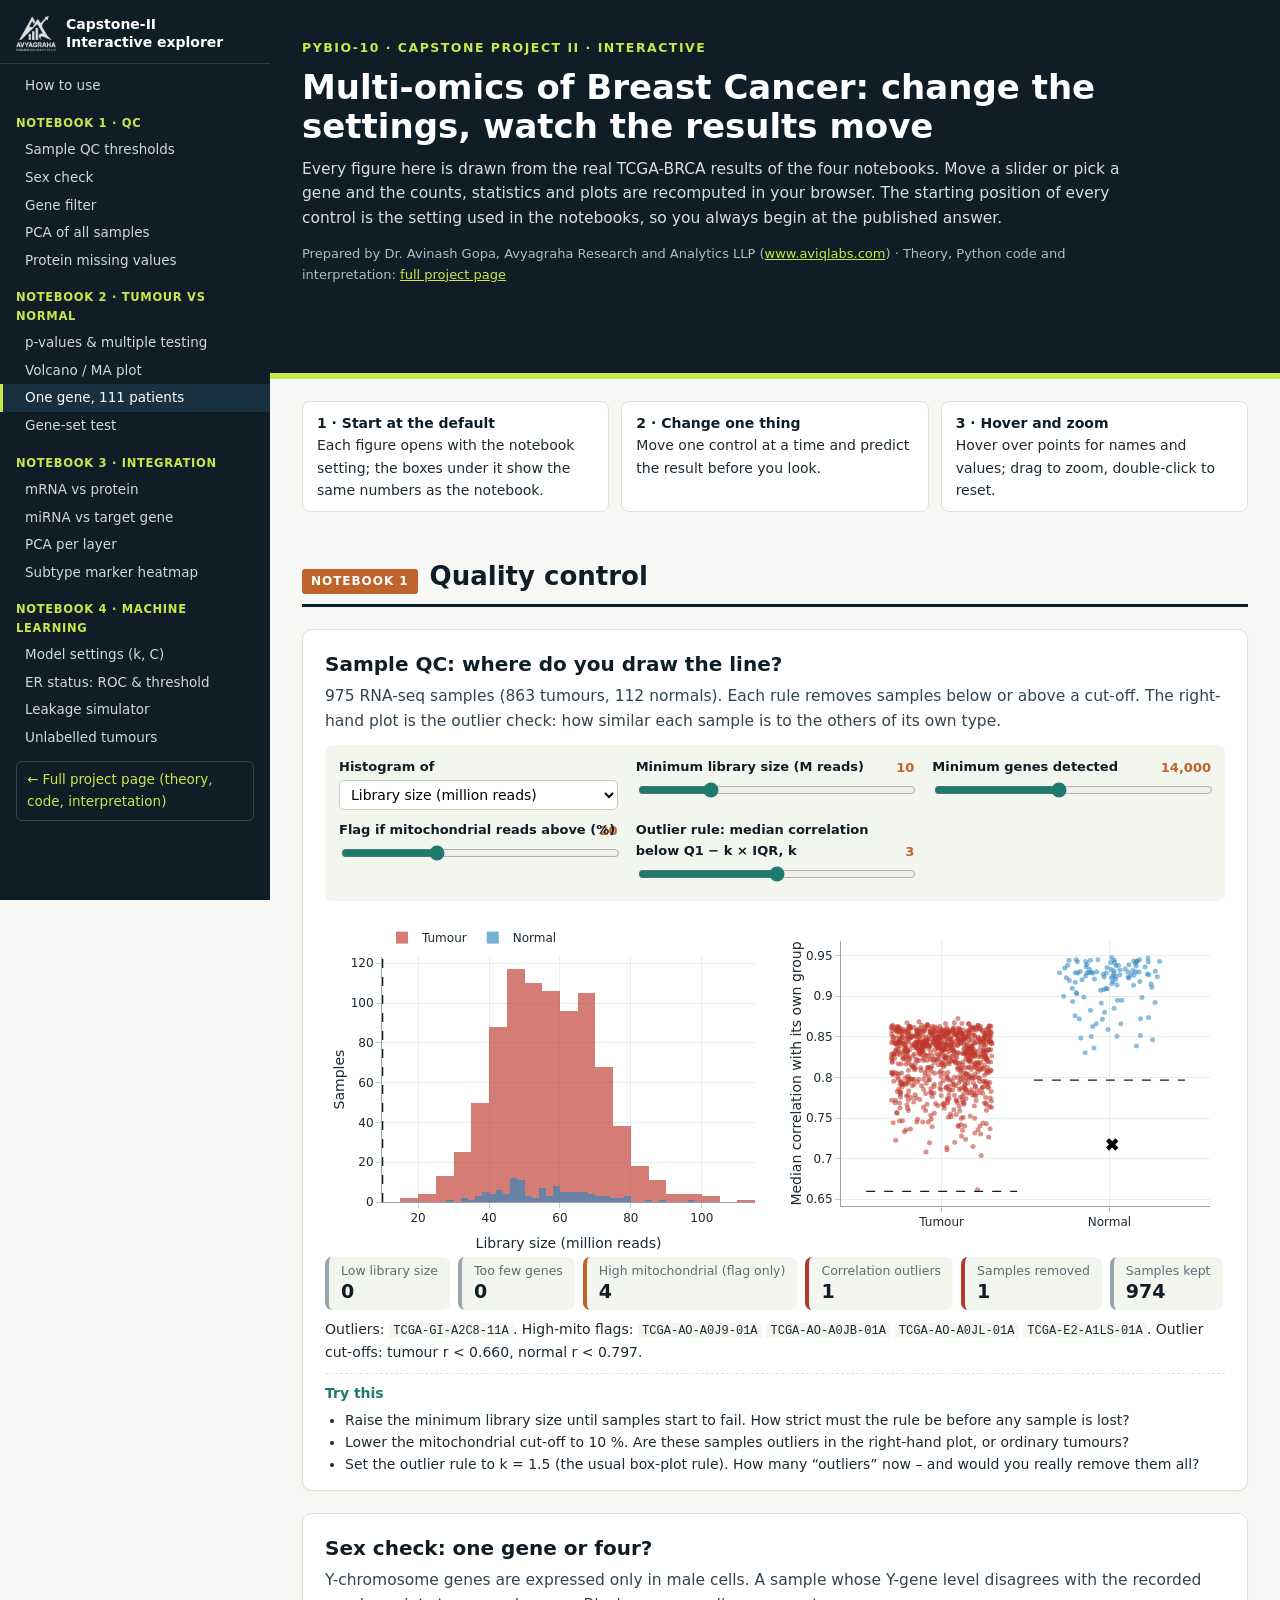
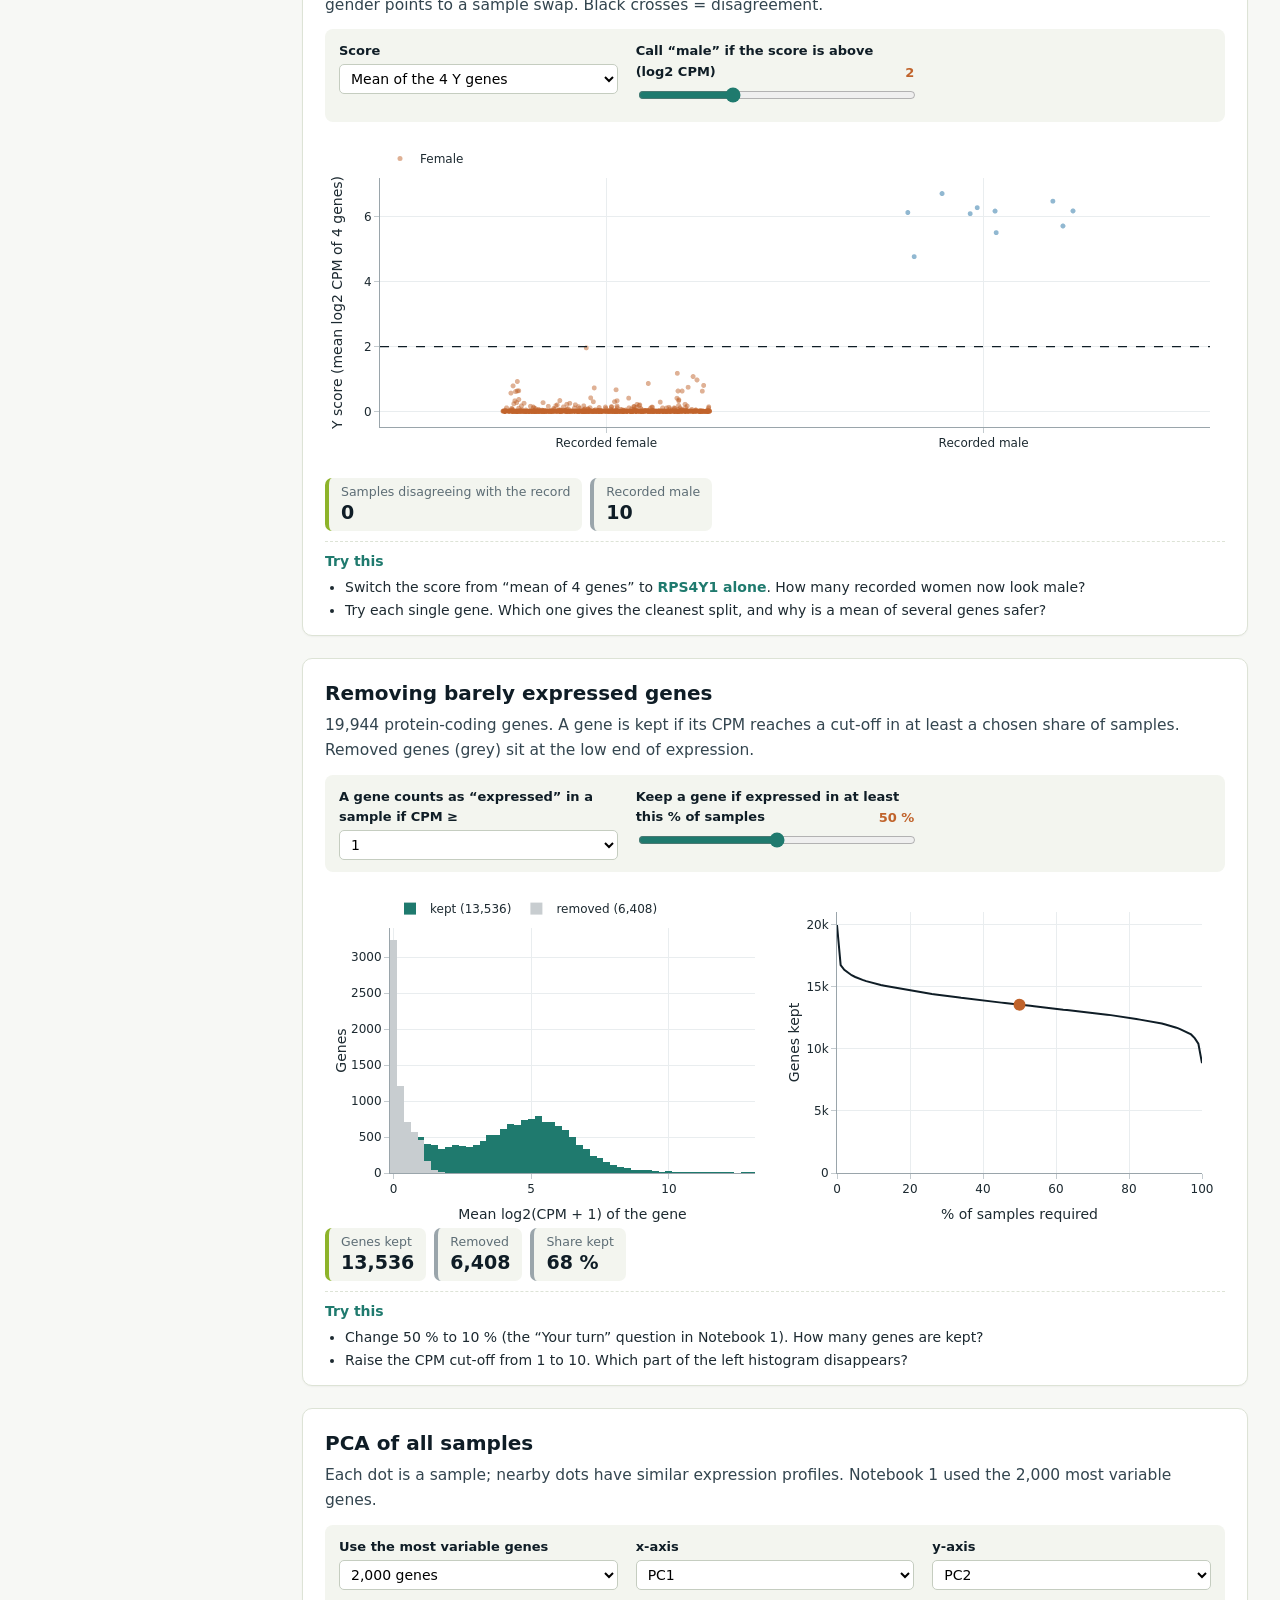
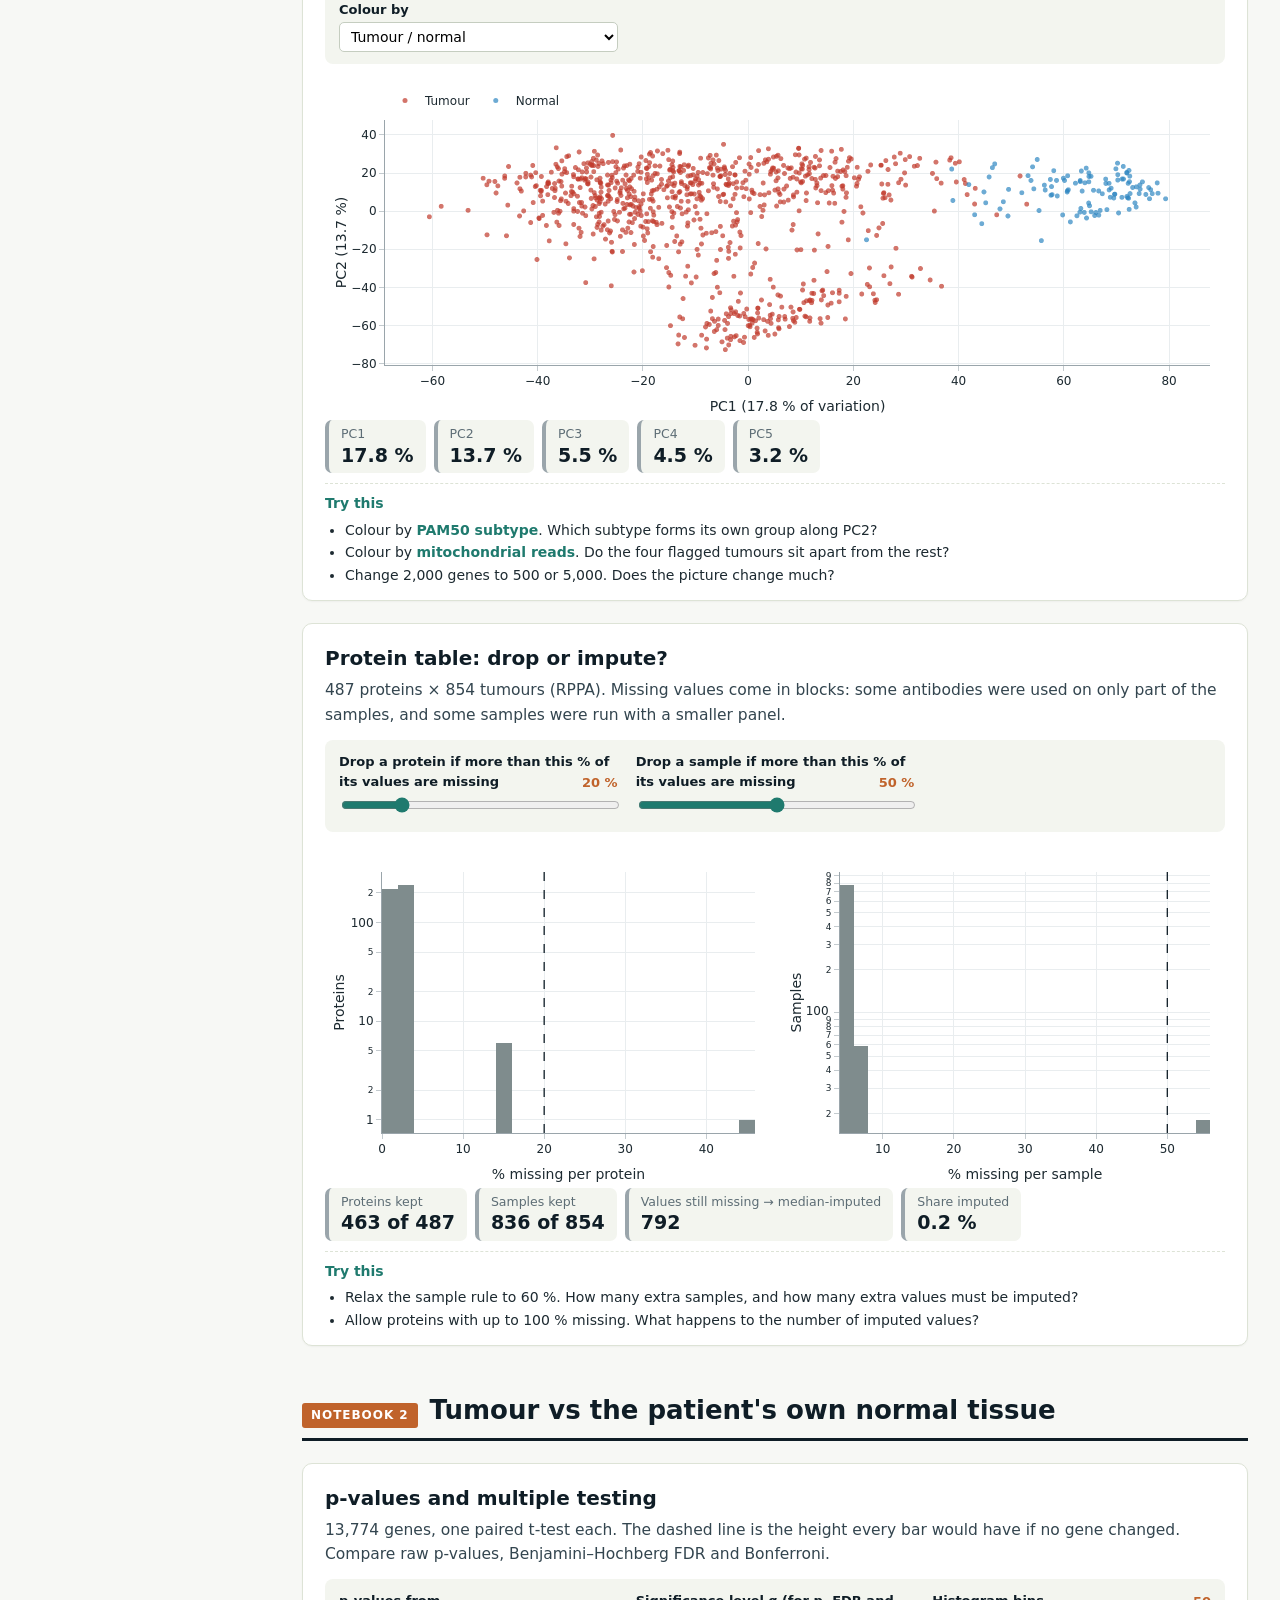
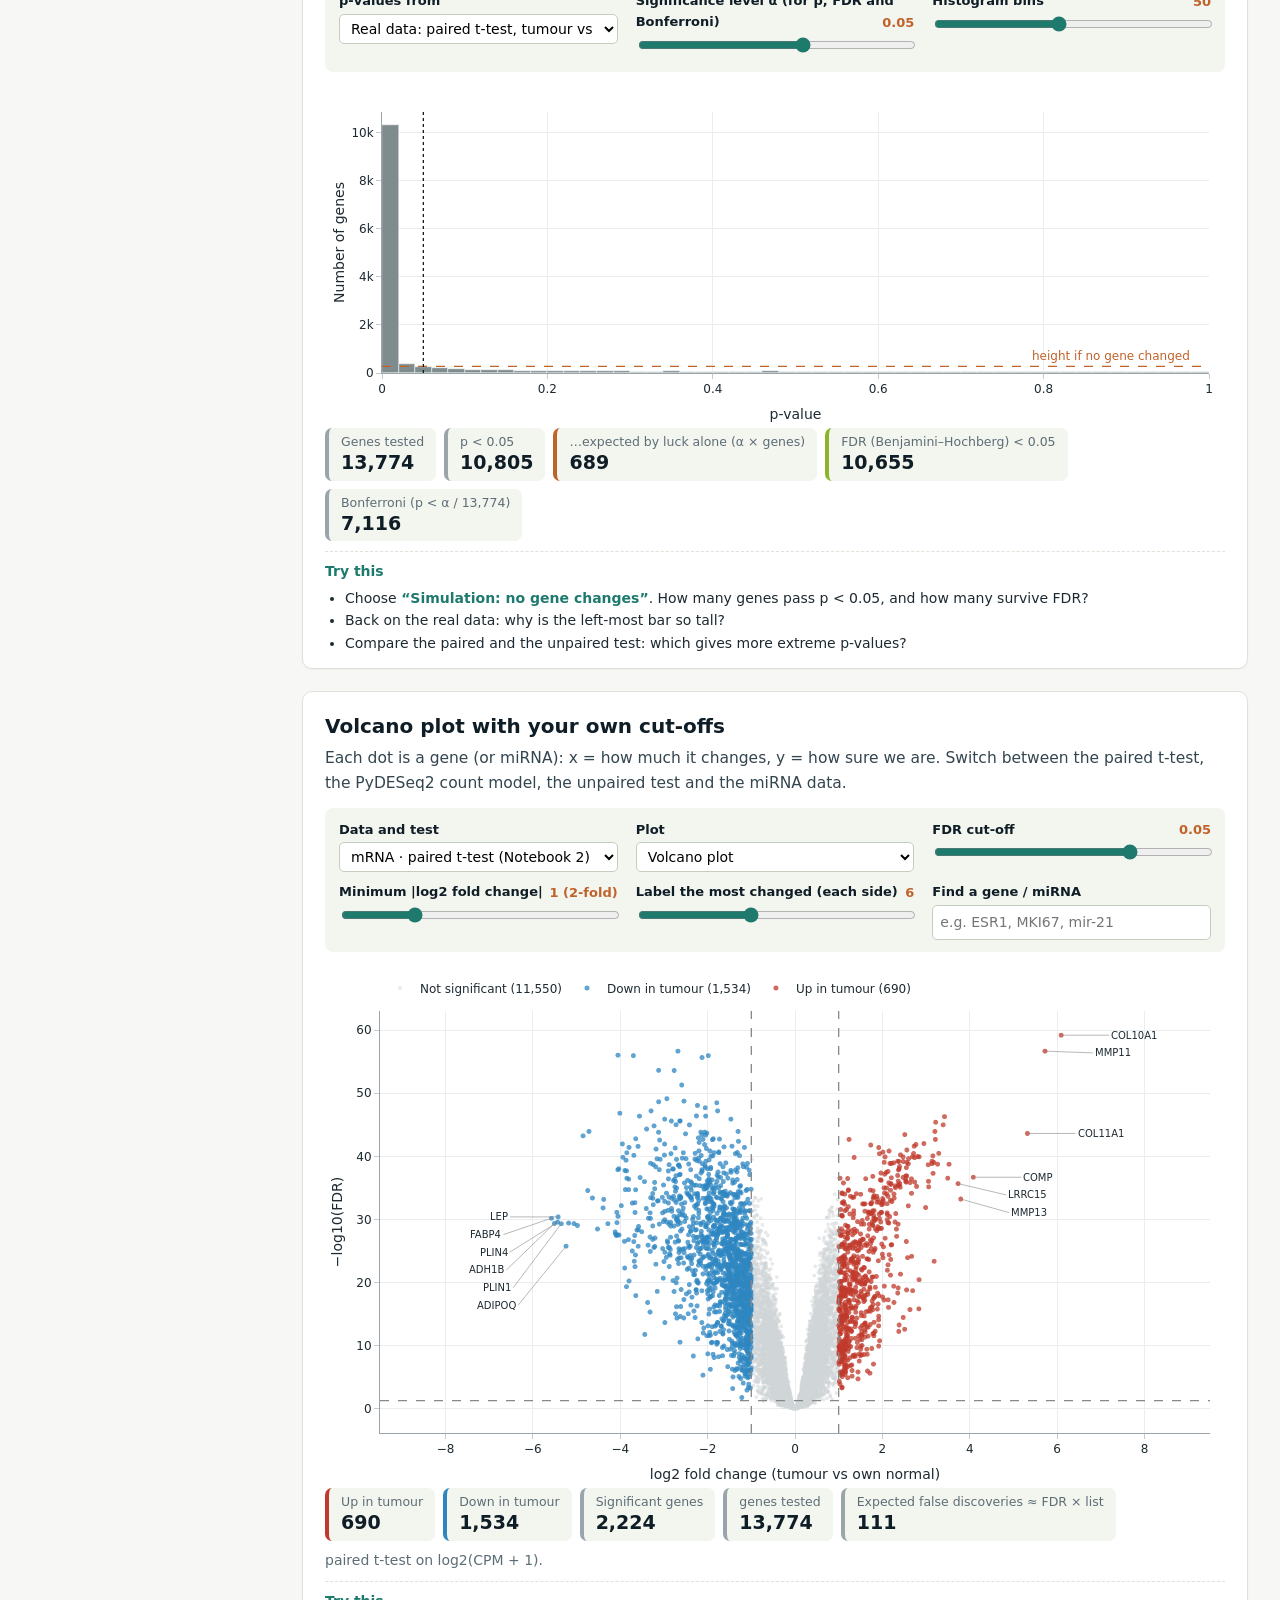
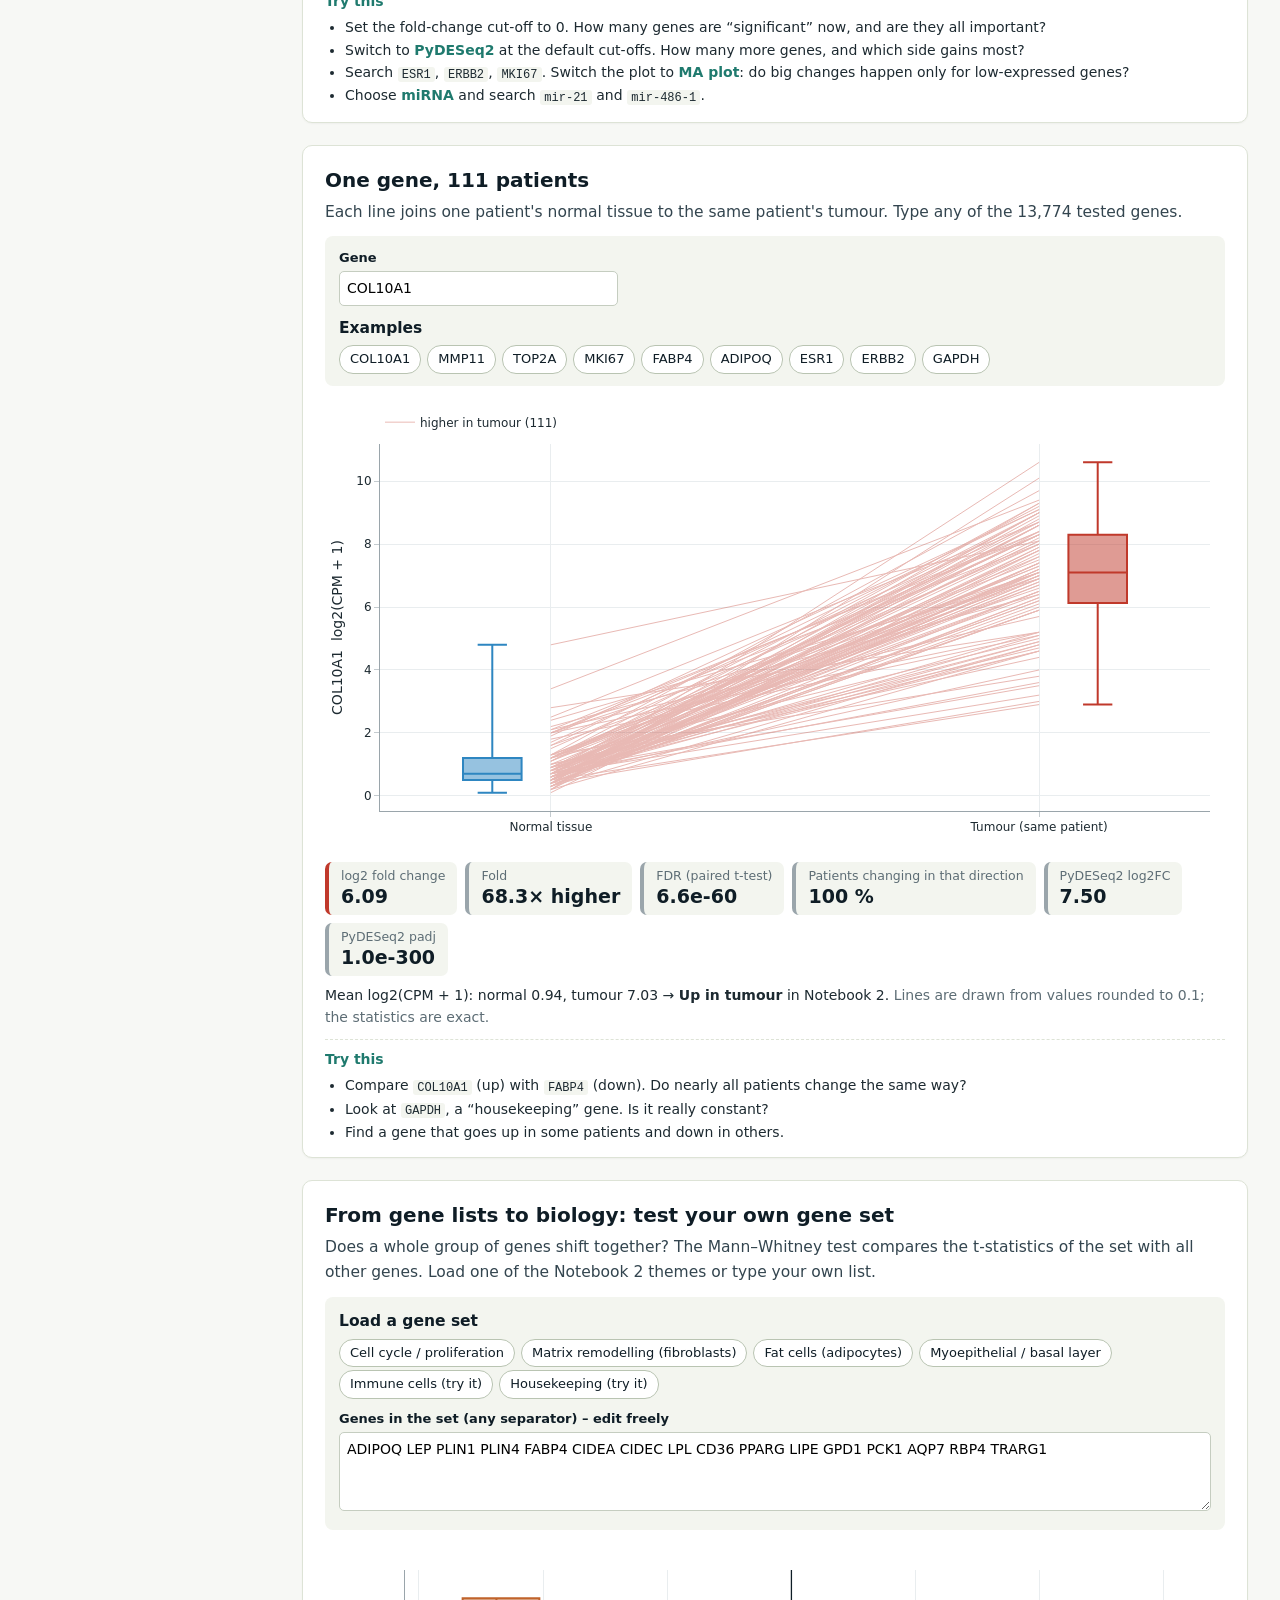
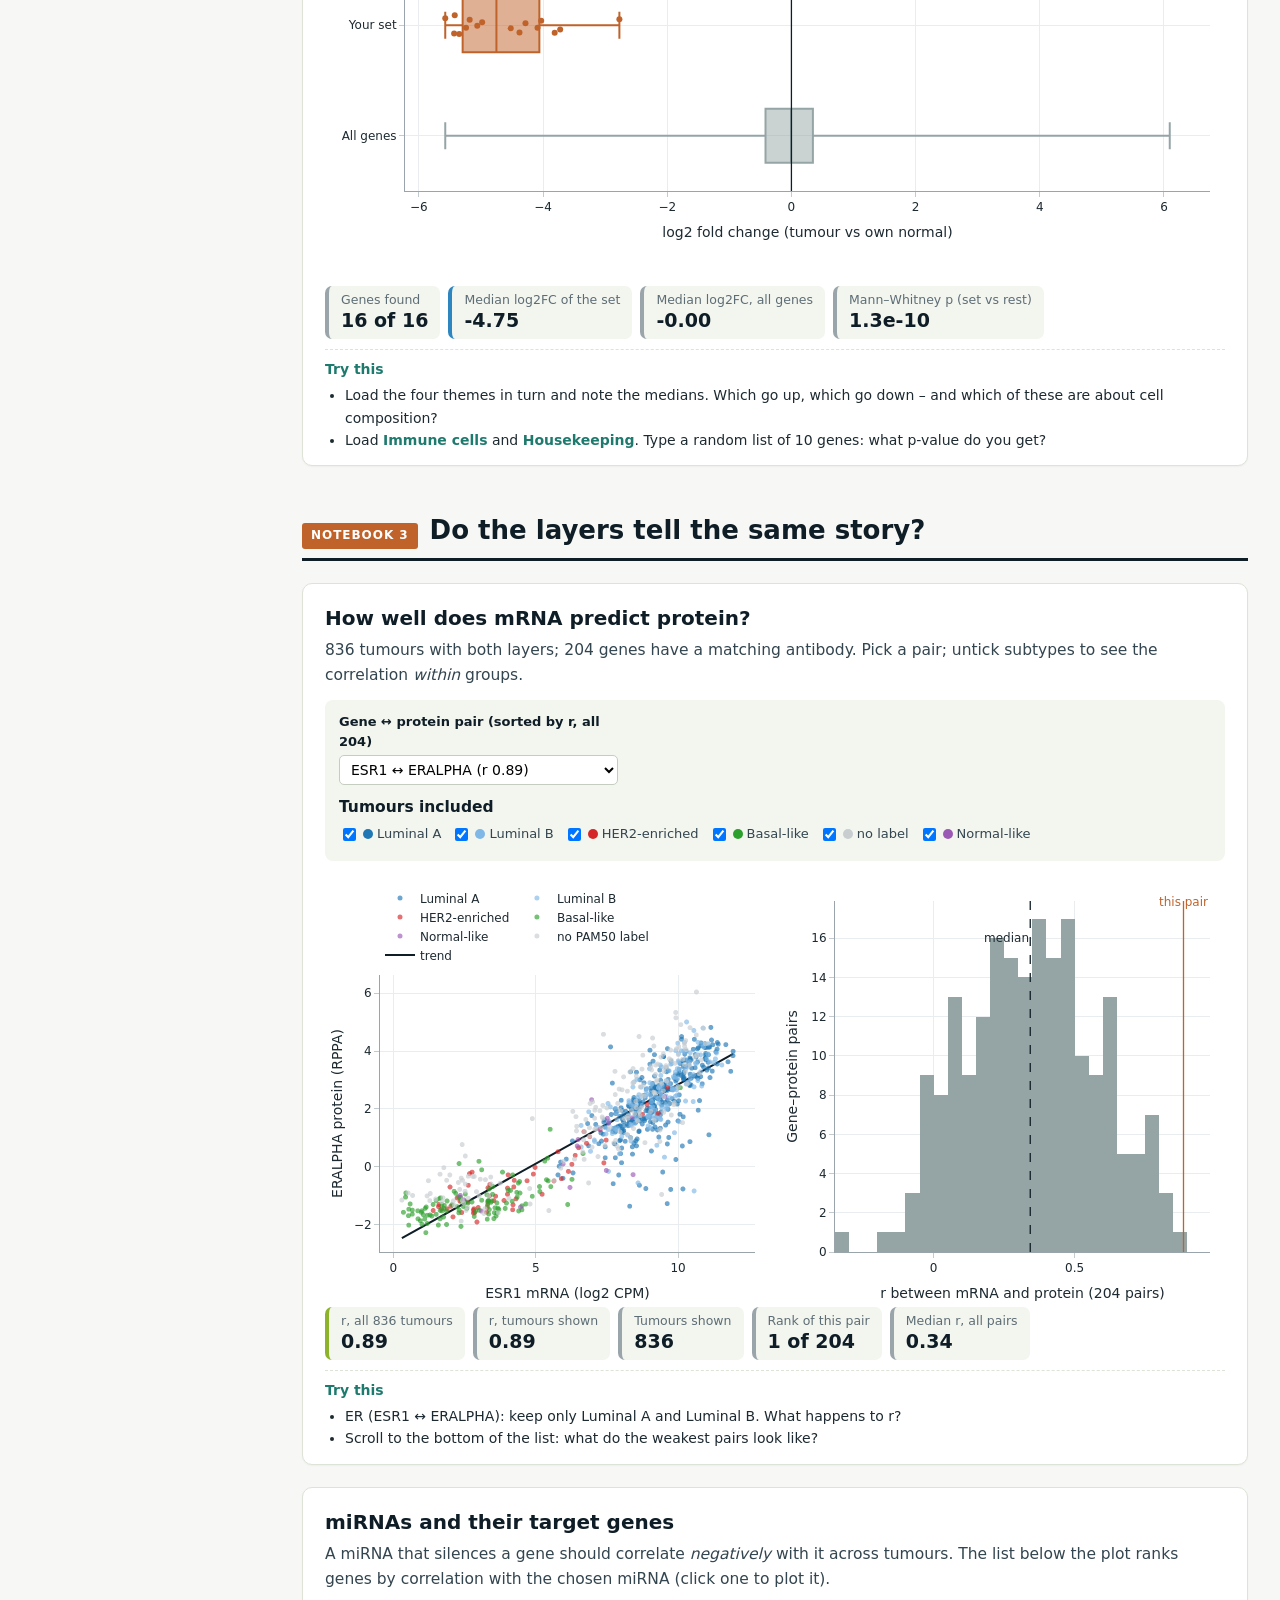
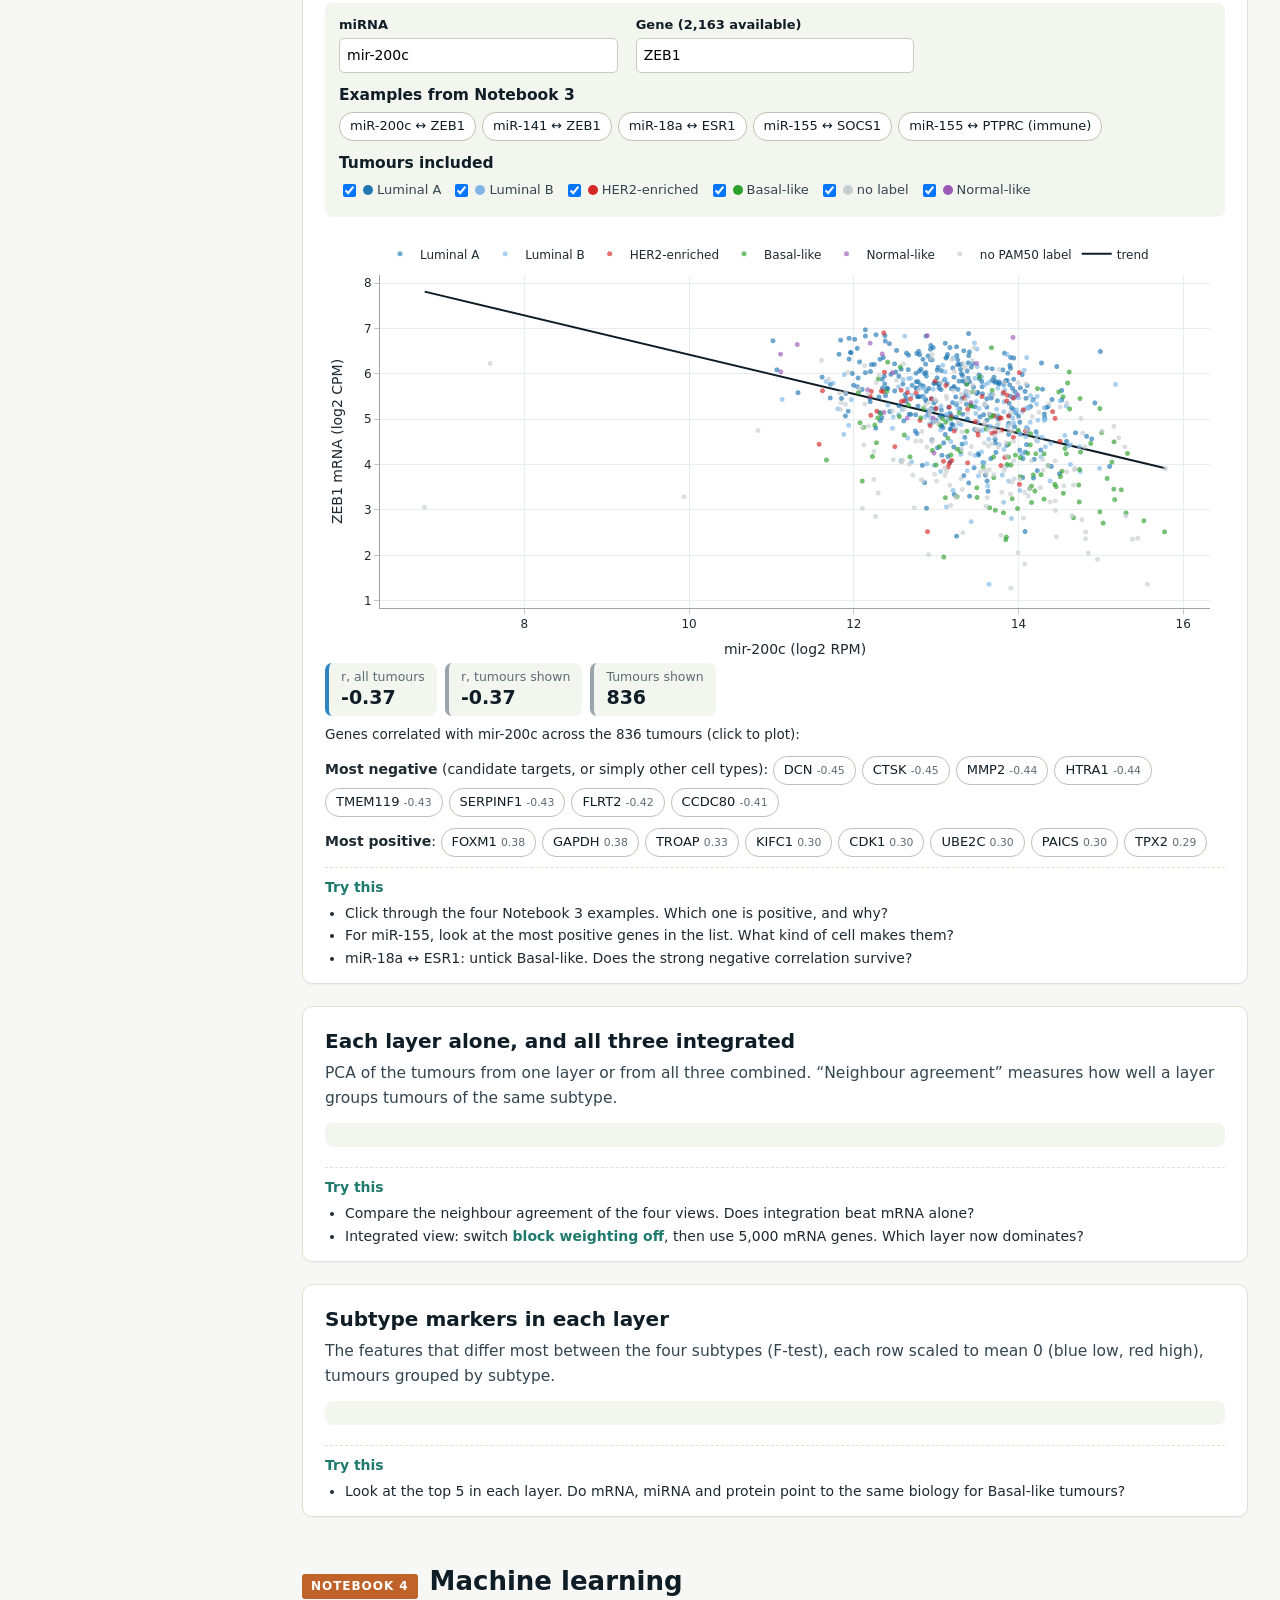
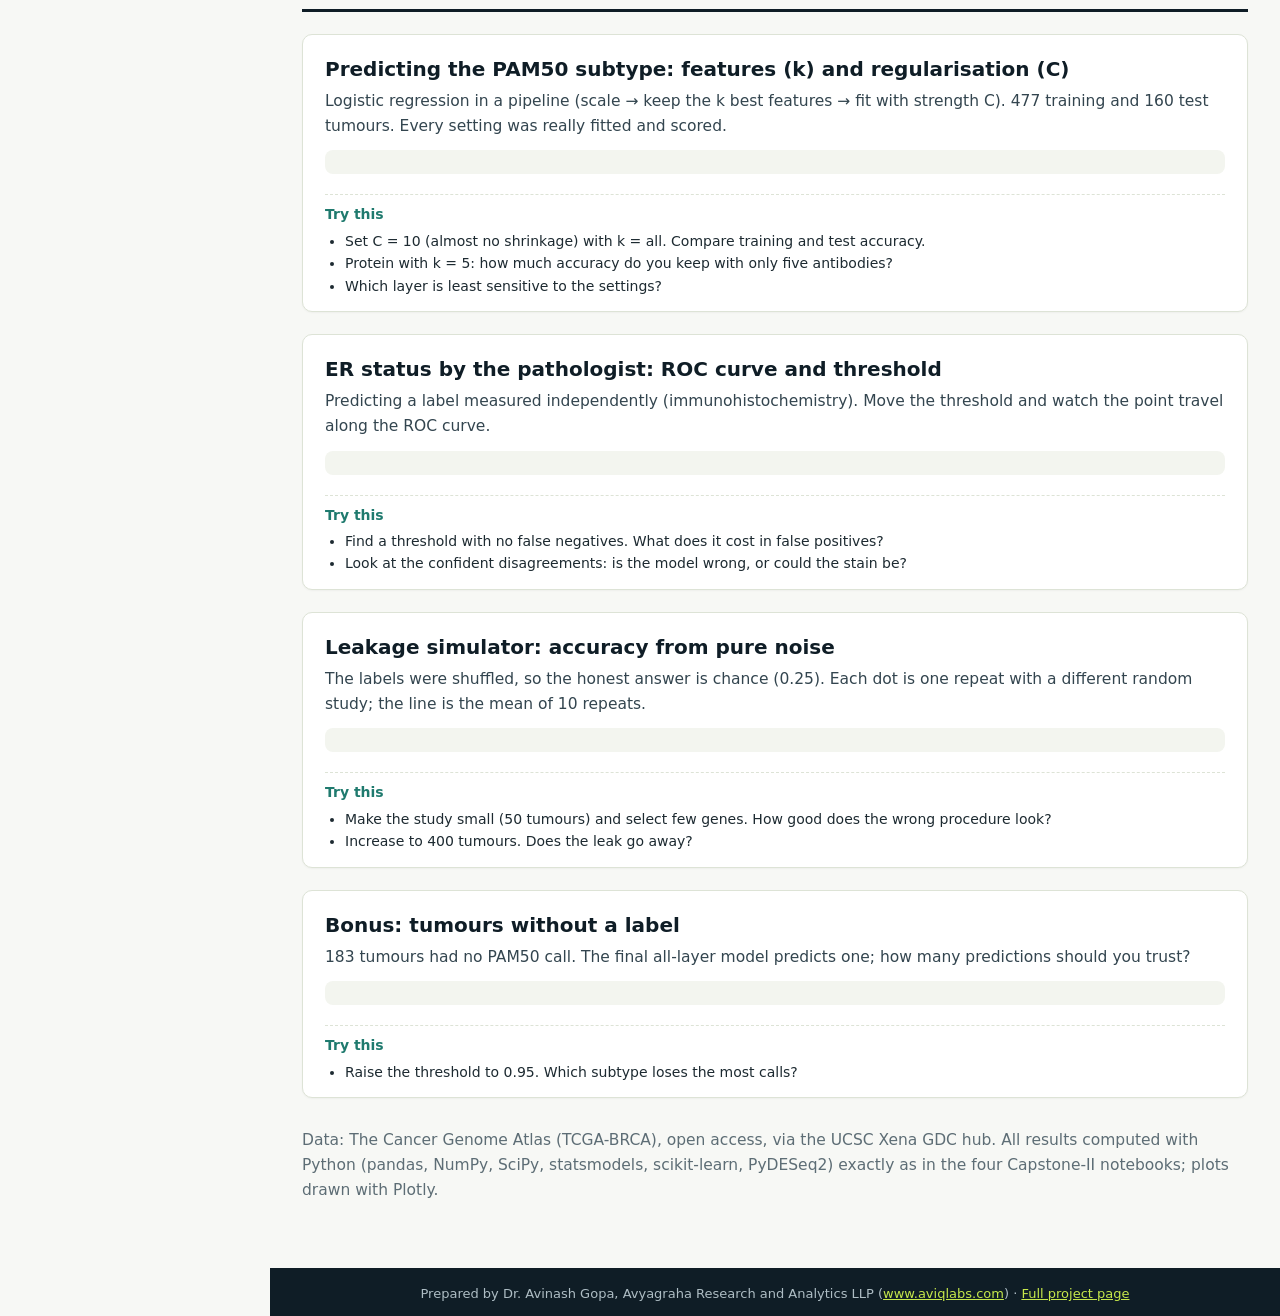
<file: interactive/index.html>
<!doctype html>
<html lang="en"><head><meta charset="utf-8">
<meta name="viewport" content="width=device-width,initial-scale=1">
<title>Interactive · Capstone-II · Multi-omics of Breast Cancer (TCGA-BRCA) · PyBio-10</title>
<link rel="icon" href="logo.png">
<link rel="stylesheet" href="style.css">
<script src="plotly.min.js"></script>
</head>
<body>
<nav id="side">
  <div class="brand"><img src="logo.png" alt="Avyagraha logo"><b>Capstone-II<br>Interactive explorer</b></div>
  <a href="#start">How to use</a>
  <div class="grp">Notebook 1 · QC</div>
  <a href="#w-qc">Sample QC thresholds</a><a href="#w-sex">Sex check</a><a href="#w-genefilter">Gene filter</a>
  <a href="#w-pca1">PCA of all samples</a><a href="#w-protmiss">Protein missing values</a>
  <div class="grp">Notebook 2 · Tumour vs normal</div>
  <a href="#w-pvals">p-values &amp; multiple testing</a><a href="#w-volcano">Volcano / MA plot</a>
  <a href="#w-geneexp">One gene, 111 patients</a><a href="#w-themes">Gene-set test</a>
  <div class="grp">Notebook 3 · Integration</div>
  <a href="#w-mp">mRNA vs protein</a><a href="#w-mirtarget">miRNA vs target gene</a><a href="#w-pca3">PCA per layer</a><a href="#w-heat">Subtype marker heatmap</a>
  <div class="grp">Notebook 4 · Machine learning</div>
  <a href="#w-ml">Model settings (k, C)</a><a href="#w-er">ER status: ROC &amp; threshold</a><a href="#w-leak">Leakage simulator</a><a href="#w-unlab">Unlabelled tumours</a>
  <a class="back" href="../">← Full project page (theory, code, interpretation)</a>
</nav>
<main>
<header class="hero"><div class="wrap">
  <div class="kicker">PyBio-10 · Capstone project II · Interactive</div>
  <h1>Multi-omics of Breast Cancer: change the settings, watch the results move</h1>
  <p>Every figure here is drawn from the real TCGA-BRCA results of the four notebooks. Move a slider or pick a gene and
  the counts, statistics and plots are recomputed in your browser. The starting position of every control is the setting
  used in the notebooks, so you always begin at the published answer.</p>
  <p class="credit">Prepared by Dr. Avinash Gopa, Avyagraha Research and Analytics LLP (<a href="https://www.aviqlabs.com">www.aviqlabs.com</a>) ·
  Theory, Python code and interpretation: <a href="../">full project page</a></p>
</div></header>
<div class="wrap">

<section id="start">
<div class="howto">
  <div><b>1 · Start at the default</b>Each figure opens with the notebook setting; the boxes under it show the same numbers as the notebook.</div>
  <div><b>2 · Change one thing</b>Move one control at a time and predict the result before you look.</div>
  <div><b>3 · Hover and zoom</b>Hover over points for names and values; drag to zoom, double-click to reset.</div>
</div>
</section>

<!-- ============================== NOTEBOOK 1 -->
<div class="part"><div class="part-head"><span class="tag">NOTEBOOK 1</span><h2>Quality control</h2></div></div>

<article class="widget" id="w-qc" data-w="qc">
  <h3>Sample QC: where do you draw the line?</h3>
  <p class="lead">975 RNA-seq samples (863 tumours, 112 normals). Each rule removes samples below or above a cut-off. The right-hand plot
  is the outlier check: how similar each sample is to the others of its own type.</p>
  <div class="controls"></div><div class="plots"></div><div class="readout"></div>
  <div class="try"><b>Try this</b><ul>
    <li>Raise the minimum library size until samples start to fail. How strict must the rule be before any sample is lost?</li>
    <li>Lower the mitochondrial cut-off to 10 %. Are these samples outliers in the right-hand plot, or ordinary tumours?</li>
    <li>Set the outlier rule to k = 1.5 (the usual box-plot rule). How many “outliers” now – and would you really remove them all?</li>
  </ul></div>
</article>

<article class="widget" id="w-sex" data-w="sex">
  <h3>Sex check: one gene or four?</h3>
  <p class="lead">Y-chromosome genes are expressed only in male cells. A sample whose Y-gene level disagrees with the recorded
  gender points to a sample swap. Black crosses = disagreement.</p>
  <div class="controls"></div><div class="plots"></div><div class="readout"></div>
  <div class="try"><b>Try this</b><ul>
    <li>Switch the score from “mean of 4 genes” to <b>RPS4Y1 alone</b>. How many recorded women now look male?</li>
    <li>Try each single gene. Which one gives the cleanest split, and why is a mean of several genes safer?</li>
  </ul></div>
</article>

<article class="widget" id="w-genefilter" data-w="genefilter">
  <h3>Removing barely expressed genes</h3>
  <p class="lead">19,944 protein-coding genes. A gene is kept if its CPM reaches a cut-off in at least a chosen share of samples.
  Removed genes (grey) sit at the low end of expression.</p>
  <div class="controls"></div><div class="plots"></div><div class="readout"></div>
  <div class="try"><b>Try this</b><ul>
    <li>Change 50 % to 10 % (the “Your turn” question in Notebook 1). How many genes are kept?</li>
    <li>Raise the CPM cut-off from 1 to 10. Which part of the left histogram disappears?</li>
  </ul></div>
</article>

<article class="widget" id="w-pca1" data-w="pca1">
  <h3>PCA of all samples</h3>
  <p class="lead">Each dot is a sample; nearby dots have similar expression profiles. Notebook 1 used the 2,000 most variable genes.</p>
  <div class="controls"></div><div class="plots"></div><div class="readout"></div>
  <div class="try"><b>Try this</b><ul>
    <li>Colour by <b>PAM50 subtype</b>. Which subtype forms its own group along PC2?</li>
    <li>Colour by <b>mitochondrial reads</b>. Do the four flagged tumours sit apart from the rest?</li>
    <li>Change 2,000 genes to 500 or 5,000. Does the picture change much?</li>
  </ul></div>
</article>

<article class="widget" id="w-protmiss" data-w="protmiss">
  <h3>Protein table: drop or impute?</h3>
  <p class="lead">487 proteins × 854 tumours (RPPA). Missing values come in blocks: some antibodies were used on only part
  of the samples, and some samples were run with a smaller panel.</p>
  <div class="controls"></div><div class="plots"></div><div class="readout"></div>
  <div class="try"><b>Try this</b><ul>
    <li>Relax the sample rule to 60 %. How many extra samples, and how many extra values must be imputed?</li>
    <li>Allow proteins with up to 100 % missing. What happens to the number of imputed values?</li>
  </ul></div>
</article>

<!-- ============================== NOTEBOOK 2 -->
<div class="part"><div class="part-head"><span class="tag">NOTEBOOK 2</span><h2>Tumour vs the patient's own normal tissue</h2></div></div>

<article class="widget" id="w-pvals" data-w="pvals">
  <h3>p-values and multiple testing</h3>
  <p class="lead">13,774 genes, one paired t-test each. The dashed line is the height every bar would have if no gene changed.
  Compare raw p-values, Benjamini–Hochberg FDR and Bonferroni.</p>
  <div class="controls"></div><div class="plots"></div><div class="readout"></div>
  <div class="try"><b>Try this</b><ul>
    <li>Choose <b>“Simulation: no gene changes”</b>. How many genes pass p &lt; 0.05, and how many survive FDR?</li>
    <li>Back on the real data: why is the left-most bar so tall?</li>
    <li>Compare the paired and the unpaired test: which gives more extreme p-values?</li>
  </ul></div>
</article>

<article class="widget" id="w-volcano" data-w="volcano">
  <h3>Volcano plot with your own cut-offs</h3>
  <p class="lead">Each dot is a gene (or miRNA): x = how much it changes, y = how sure we are. Switch between the paired t-test,
  the PyDESeq2 count model, the unpaired test and the miRNA data.</p>
  <div class="controls"></div><div class="plots"></div><div class="readout"></div>
  <div class="try"><b>Try this</b><ul>
    <li>Set the fold-change cut-off to 0. How many genes are “significant” now, and are they all important?</li>
    <li>Switch to <b>PyDESeq2</b> at the default cut-offs. How many more genes, and which side gains most?</li>
    <li>Search <code>ESR1</code>, <code>ERBB2</code>, <code>MKI67</code>. Switch the plot to <b>MA plot</b>: do big changes happen only for low-expressed genes?</li>
    <li>Choose <b>miRNA</b> and search <code>mir-21</code> and <code>mir-486-1</code>.</li>
  </ul></div>
</article>

<article class="widget" id="w-geneexp" data-w="geneexp">
  <h3>One gene, 111 patients</h3>
  <p class="lead">Each line joins one patient's normal tissue to the same patient's tumour. Type any of the 13,774 tested genes.</p>
  <div class="controls"></div><div class="plots"></div><div class="readout"></div>
  <div class="try"><b>Try this</b><ul>
    <li>Compare <code>COL10A1</code> (up) with <code>FABP4</code> (down). Do nearly all patients change the same way?</li>
    <li>Look at <code>GAPDH</code>, a “housekeeping” gene. Is it really constant?</li>
    <li>Find a gene that goes up in some patients and down in others.</li>
  </ul></div>
</article>

<article class="widget" id="w-themes" data-w="themes">
  <h3>From gene lists to biology: test your own gene set</h3>
  <p class="lead">Does a whole group of genes shift together? The Mann–Whitney test compares the t-statistics of the set with all
  other genes. Load one of the Notebook 2 themes or type your own list.</p>
  <div class="controls"></div><div class="plots"></div><div class="readout"></div>
  <div class="try"><b>Try this</b><ul>
    <li>Load the four themes in turn and note the medians. Which go up, which go down – and which of these are about cell composition?</li>
    <li>Load <b>Immune cells</b> and <b>Housekeeping</b>. Type a random list of 10 genes: what p-value do you get?</li>
  </ul></div>
</article>

<!-- ============================== NOTEBOOK 3 -->
<div class="part"><div class="part-head"><span class="tag">NOTEBOOK 3</span><h2>Do the layers tell the same story?</h2></div></div>

<article class="widget" id="w-mp" data-w="mp">
  <h3>How well does mRNA predict protein?</h3>
  <p class="lead">836 tumours with both layers; 204 genes have a matching antibody. Pick a pair; untick subtypes to see the
  correlation <em>within</em> groups.</p>
  <div class="controls"></div><div class="plots"></div><div class="readout"></div>
  <div class="try"><b>Try this</b><ul>
    <li>ER (ESR1 ↔ ERALPHA): keep only Luminal A and Luminal B. What happens to r?</li>
    <li>Scroll to the bottom of the list: what do the weakest pairs look like?</li>
  </ul></div>
</article>

<article class="widget" id="w-mirtarget" data-w="mirtarget">
  <h3>miRNAs and their target genes</h3>
  <p class="lead">A miRNA that silences a gene should correlate <em>negatively</em> with it across tumours. The list below the plot
  ranks genes by correlation with the chosen miRNA (click one to plot it).</p>
  <div class="controls"></div><div class="plots"></div><div class="readout"></div>
  <div class="try"><b>Try this</b><ul>
    <li>Click through the four Notebook 3 examples. Which one is positive, and why?</li>
    <li>For miR-155, look at the most positive genes in the list. What kind of cell makes them?</li>
    <li>miR-18a ↔ ESR1: untick Basal-like. Does the strong negative correlation survive?</li>
  </ul></div>
</article>

<article class="widget" id="w-pca3" data-w="pca3">
  <h3>Each layer alone, and all three integrated</h3>
  <p class="lead">PCA of the tumours from one layer or from all three combined. “Neighbour agreement” measures how well a layer
  groups tumours of the same subtype.</p>
  <div class="controls"></div><div class="plots"></div><div class="readout"></div>
  <div class="try"><b>Try this</b><ul>
    <li>Compare the neighbour agreement of the four views. Does integration beat mRNA alone?</li>
    <li>Integrated view: switch <b>block weighting off</b>, then use 5,000 mRNA genes. Which layer now dominates?</li>
  </ul></div>
</article>

<article class="widget" id="w-heat" data-w="heat">
  <h3>Subtype markers in each layer</h3>
  <p class="lead">The features that differ most between the four subtypes (F-test), each row scaled to mean 0 (blue low, red high),
  tumours grouped by subtype.</p>
  <div class="controls"></div><div class="plots"></div><div class="readout"></div>
  <div class="try"><b>Try this</b><ul>
    <li>Look at the top 5 in each layer. Do mRNA, miRNA and protein point to the same biology for Basal-like tumours?</li>
  </ul></div>
</article>

<!-- ============================== NOTEBOOK 4 -->
<div class="part"><div class="part-head"><span class="tag">NOTEBOOK 4</span><h2>Machine learning</h2></div></div>

<article class="widget" id="w-ml" data-w="ml">
  <h3>Predicting the PAM50 subtype: features (k) and regularisation (C)</h3>
  <p class="lead">Logistic regression in a pipeline (scale → keep the k best features → fit with strength C). 477 training and 160 test
  tumours. Every setting was really fitted and scored.</p>
  <div class="controls"></div><div class="plots"></div><div class="readout"></div>
  <div class="try"><b>Try this</b><ul>
    <li>Set C = 10 (almost no shrinkage) with k = all. Compare training and test accuracy.</li>
    <li>Protein with k = 5: how much accuracy do you keep with only five antibodies?</li>
    <li>Which layer is least sensitive to the settings?</li>
  </ul></div>
</article>

<article class="widget" id="w-er" data-w="er">
  <h3>ER status by the pathologist: ROC curve and threshold</h3>
  <p class="lead">Predicting a label measured independently (immunohistochemistry). Move the threshold and watch the point travel
  along the ROC curve.</p>
  <div class="controls"></div><div class="plots"></div><div class="readout"></div>
  <div class="try"><b>Try this</b><ul>
    <li>Find a threshold with no false negatives. What does it cost in false positives?</li>
    <li>Look at the confident disagreements: is the model wrong, or could the stain be?</li>
  </ul></div>
</article>

<article class="widget" id="w-leak" data-w="leak">
  <h3>Leakage simulator: accuracy from pure noise</h3>
  <p class="lead">The labels were shuffled, so the honest answer is chance (0.25). Each dot is one repeat with a different random
  study; the line is the mean of 10 repeats.</p>
  <div class="controls"></div><div class="plots"></div><div class="readout"></div>
  <div class="try"><b>Try this</b><ul>
    <li>Make the study small (50 tumours) and select few genes. How good does the wrong procedure look?</li>
    <li>Increase to 400 tumours. Does the leak go away?</li>
  </ul></div>
</article>

<article class="widget" id="w-unlab" data-w="unlab">
  <h3>Bonus: tumours without a label</h3>
  <p class="lead">183 tumours had no PAM50 call. The final all-layer model predicts one; how many predictions should you trust?</p>
  <div class="controls"></div><div class="plots"></div><div class="readout"></div>
  <div class="try"><b>Try this</b><ul>
    <li>Raise the threshold to 0.95. Which subtype loses the most calls?</li>
  </ul></div>
</article>

<p class="muted" style="margin-top:30px">Data: The Cancer Genome Atlas (TCGA-BRCA), open access, via the UCSC Xena GDC hub. All results computed with
Python (pandas, NumPy, SciPy, statsmodels, scikit-learn, PyDESeq2) exactly as in the four Capstone-II notebooks; plots drawn with Plotly.</p>
</div>
</main>
<footer>Prepared by Dr. Avinash Gopa, Avyagraha Research and Analytics LLP (<a href="https://www.aviqlabs.com">www.aviqlabs.com</a>) ·
<a href="../">Full project page</a></footer>
<script src="app.js"></script>
</body></html>
</file>
<file: interactive/style.css>
:root{--navy:#0F1D26;--navy2:#1B2D38;--lime:#C6E84B;--teal:#1F7A6E;--cream:#F3F5EF;--rust:#C0632B;--red:#B03A2E;--blue:#2471A3;
--grey:#5D6D75;--line:#DDE3D6;--side:270px}
*{box-sizing:border-box}
html{scroll-behavior:smooth;scroll-padding-top:12px}
body{margin:0;font:15.5px/1.6 system-ui,-apple-system,"Segoe UI",Roboto,Helvetica,Arial,sans-serif;color:#1d2a31;background:#f7f8f5}
a{color:var(--teal)}
code{font-family:"SF Mono",Menlo,Consolas,monospace;font-size:.86em;background:var(--cream);padding:.05em .35em;border-radius:3px}
nav#side{position:fixed;inset:0 auto 0 0;width:var(--side);background:var(--navy);color:#cfd8dc;overflow-y:auto;padding:16px 0 30px;font-size:13.5px;z-index:5}
nav#side .brand{display:flex;gap:10px;align-items:center;padding:0 16px 12px;border-bottom:1px solid #24394a;margin-bottom:8px}
nav#side .brand img{width:40px}nav#side .brand b{color:#fff;font-size:14px;line-height:1.25}
nav#side .grp{color:var(--lime);font-weight:700;letter-spacing:.06em;font-size:11.5px;text-transform:uppercase;padding:14px 16px 4px}
nav#side a{display:block;color:#cfd8dc;text-decoration:none;padding:3px 16px 3px 22px;border-left:3px solid transparent}
nav#side a:hover{color:#fff;background:#18303f}
nav#side a.active{color:#fff;border-left-color:var(--lime);background:#18303f}
nav#side a.back{margin:10px 16px 0;padding:7px 10px;border:1px solid #2d4657;border-radius:6px;color:var(--lime)}
main{margin-left:var(--side)}
.wrap{max-width:1180px;margin:0 auto;padding:0 32px 50px}
header.hero{background:var(--navy);color:#fff;padding:38px 0 32px;border-bottom:6px solid var(--lime)}
header.hero .kicker{color:var(--lime);font-weight:700;letter-spacing:.12em;font-size:12.5px;text-transform:uppercase}
header.hero h1{font-size:34px;line-height:1.15;margin:.3em 0 .3em}
header.hero p{color:#d5dee2;max-width:820px;margin:.4em 0}
header.hero .credit{font-size:13px;color:#aebdc4;margin-top:1em}header.hero .credit a{color:var(--lime)}
.howto{display:grid;grid-template-columns:repeat(3,1fr);gap:12px;margin:22px 0 4px}
.howto div{background:#fff;border:1px solid var(--line);border-radius:8px;padding:10px 14px;font-size:14px}
.howto b{display:block;color:var(--navy)}
.part{margin-top:44px}
.part-head{display:flex;align-items:baseline;gap:12px;border-bottom:3px solid var(--navy);padding-bottom:6px;margin-bottom:6px}
.part-head .tag{background:var(--rust);color:#fff;font-weight:700;font-size:12px;letter-spacing:.08em;padding:3px 9px;border-radius:3px;white-space:nowrap}
.part-head h2{margin:0;font-size:26px;color:var(--navy)}
.widget{background:#fff;border:1px solid var(--line);border-radius:10px;padding:18px 22px 14px;margin:22px 0;box-shadow:0 1px 2px rgba(15,29,38,.04)}
.widget h3{margin:0 0 4px;color:var(--navy);font-size:20px}
.widget .lead{margin:0 0 12px;color:#33454f}
.widget.loading .plots::before{content:"Loading real data…";display:block;padding:40px;text-align:center;color:var(--grey)}
.controls{display:grid;grid-template-columns:repeat(auto-fill,minmax(250px,1fr));gap:10px 18px;background:var(--cream);border-radius:8px;padding:12px 14px;margin-bottom:10px}
.ctl label{display:block;font-size:13px;color:#33454f}
.ctl .lab{display:block;font-weight:600;color:var(--navy);margin-bottom:2px}
.ctl output{float:right;font-weight:700;color:var(--rust);font-variant-numeric:tabular-nums;margin-top:-22px}
.ctl input[type=range]{width:100%;accent-color:var(--teal)}
.ctl select,.ctl input[type=text],.ctl textarea{width:100%;padding:5px 7px;border:1px solid #c5cdc0;border-radius:5px;font:inherit;font-size:14px;background:#fff}
.ctl-textarea,.ctl-buttons,.ctl-checks{grid-column:1/-1}
.ctl fieldset{border:0;margin:0;padding:0}
.ctl label.chk{display:inline-flex;align-items:center;gap:4px;margin:2px 10px 2px 0;font-size:13px;cursor:pointer}
.chk i{display:inline-block;width:10px;height:10px;border-radius:50%}
.btns button,.sugg button,.gchip{font:inherit;font-size:13px;margin:3px 6px 0 0;padding:3px 10px;border-radius:14px;border:1px solid #b9c4b2;background:#fff;color:var(--navy);cursor:pointer}
.btns button:hover,.sugg button:hover,.gchip:hover{border-color:var(--teal);background:#eef6f4}
.gchip small{color:var(--grey)}
.sugg{min-height:0}
.plots{display:grid;grid-template-columns:repeat(var(--n,1),1fr);gap:10px}
.plot{min-height:340px;width:100%}
.readout{margin-top:6px}
.chips{display:flex;flex-wrap:wrap;gap:8px}
.chip{background:var(--cream);border-radius:7px;padding:6px 12px;border-left:4px solid #9aa5ab;font-size:12.5px;color:var(--grey);line-height:1.3}
.chip b{display:block;font-size:19px;color:var(--navy);font-variant-numeric:tabular-nums}
.chip.good{border-left-color:#8DB32A}.chip.bad{border-left-color:var(--red)}.chip.warn{border-left-color:var(--rust)}
.chip.up{border-left-color:#c0392b}.chip.down{border-left-color:#2e86c1}
.readout p{margin:8px 0 0;font-size:14px}
.muted{color:var(--grey)}
.found{background:#FBF1EA;border-left:4px solid var(--rust);padding:6px 10px;border-radius:0 6px 6px 0}
.try{margin-top:10px;font-size:14px;border-top:1px dashed var(--line);padding-top:8px}
.try b{color:var(--teal)}
.try ul{margin:4px 0 0;padding-left:20px}
.corrlist{font-size:13.5px;margin-top:8px}
footer{margin-left:var(--side);background:var(--navy);color:#aebdc4;font-size:13px;padding:16px 32px;text-align:center}
footer a{color:var(--lime)}
@media (max-width:1000px){nav#side{display:none}main,footer{margin-left:0}.plots{grid-template-columns:1fr}.howto{grid-template-columns:1fr}.wrap{padding:0 14px 40px}.widget{padding:14px}}
</file>
